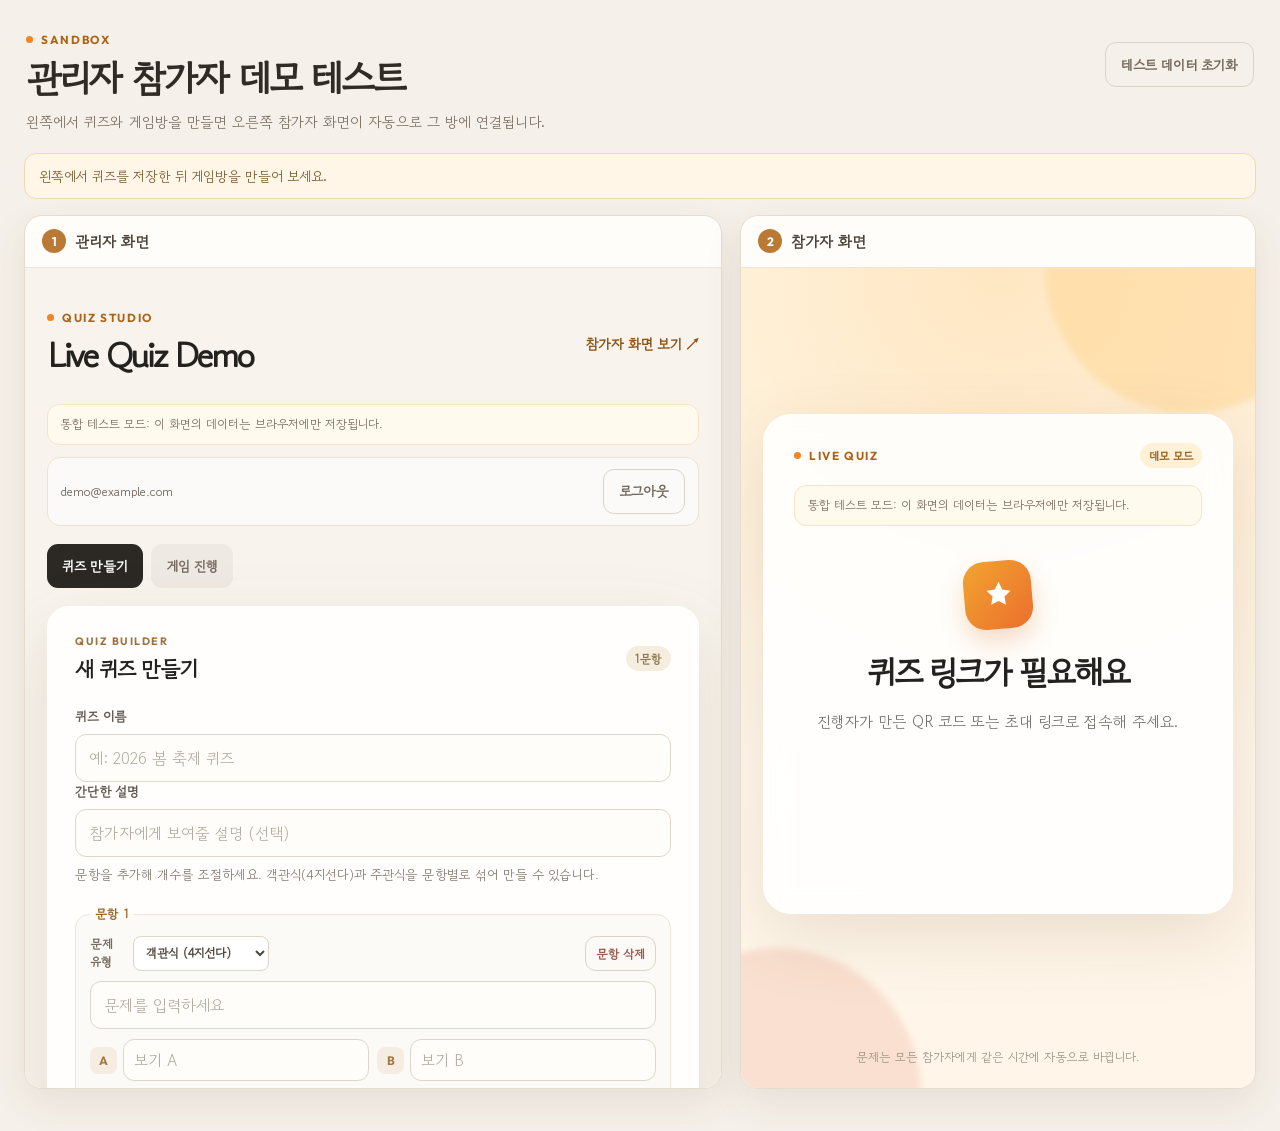
<file: preview.html>
<!doctype html>
<html lang="ko">
  <head>
    <meta charset="UTF-8" />
    <meta name="viewport" content="width=device-width, initial-scale=1.0" />
    <meta name="robots" content="noindex" />
    <title>Live Quiz Demo</title>
    <link rel="preconnect" href="https://fonts.googleapis.com" />
    <link rel="preconnect" href="https://fonts.gstatic.com" crossorigin />
    <link href="https://fonts.googleapis.com/css2?family=Gowun+Dodum&family=Outfit:wght@400;500;600;700&display=swap" rel="stylesheet" />
    <link rel="stylesheet" href="styles.css" />
  </head>
  <body class="preview-body">
    <main class="preview-shell">
      <header class="preview-header">
        <div>
          <p class="eyebrow"><span></span> SANDBOX</p>
          <h1>관리자 참가자 데모 테스트</h1>
          <p>왼쪽에서 퀴즈와 게임방을 만들면 오른쪽 참가자 화면이 자동으로 그 방에 연결됩니다.</p>
        </div>
        <button id="reset-preview" class="quiet-button" type="button">테스트 데이터 초기화</button>
      </header>

      <p id="preview-status" class="preview-status" aria-live="polite">왼쪽에서 퀴즈를 저장한 뒤 게임방을 만들어 보세요.</p>

      <div class="preview-frame-grid">
        <section class="preview-pane">
          <div class="preview-pane-heading"><span>1</span><h2>관리자 화면</h2></div>
          <iframe id="admin-preview" title="관리자 테스트 화면" src="admin.html?demo=1"></iframe>
        </section>
        <section class="preview-pane">
          <div class="preview-pane-heading"><span>2</span><h2>참가자 화면</h2></div>
          <iframe id="participant-preview" title="참가자 테스트 화면" src="index.html?demo=1"></iframe>
        </section>
      </div>
    </main>
    <script type="module" src="preview.js"></script>
  </body>
</html>
</file>
<file: styles.css>
:root {
  color-scheme: light;
  font-family: "Gowun Dodum", sans-serif;
  color: #24221f;
  background: #fff8ed;
}

* {
  box-sizing: border-box;
}

body {
  min-width: 320px;
  min-height: 100vh;
  margin: 0;
}

button,
input,
select {
  font: inherit;
}

button {
  border: 0;
}

button:focus-visible,
input:focus-visible,
select:focus-visible,
a:focus-visible {
  outline: 3px solid #f0a33f;
  outline-offset: 3px;
}

[hidden] {
  display: none !important;
}

.page-shell {
  position: relative;
  display: grid;
  min-height: 100svh;
  place-items: center;
  overflow: hidden;
  padding: 36px 20px 64px;
  background:
    radial-gradient(circle at 50% 0%, rgba(255, 194, 106, 0.32), transparent 34rem),
    linear-gradient(135deg, #fff9ed 0%, #fff5e8 100%);
}

.quiz-card,
.admin-section {
  position: relative;
  background: rgba(255, 255, 255, 0.88);
  border: 1px solid rgba(255, 255, 255, 0.95);
  box-shadow: 0 24px 70px rgba(97, 61, 25, 0.13);
  backdrop-filter: blur(12px);
}

.quiz-card {
  z-index: 1;
  width: min(100%, 470px);
  min-height: 500px;
  padding: 28px 30px 32px;
  border-radius: 28px;
}

.participant-stack {
  z-index: 1;
  display: grid;
  width: min(100%, 470px);
  gap: 14px;
}

.participant-stack .quiz-card {
  width: 100%;
}

.card-topline,
.section-heading,
.admin-header,
.question-meta,
.monitor-stats,
.admin-actions {
  display: flex;
  align-items: center;
  justify-content: space-between;
  gap: 14px;
}

.eyebrow,
.section-kicker {
  display: flex;
  align-items: center;
  gap: 8px;
  margin: 0;
  color: #ae6213;
  font-family: Outfit, sans-serif;
  font-size: 0.73rem;
  font-weight: 700;
  letter-spacing: 0.14em;
}

.eyebrow span {
  width: 7px;
  height: 7px;
  background: #f08525;
  border-radius: 50%;
}

.mode-badge,
.state-badge {
  display: inline-flex;
  align-items: center;
  min-height: 25px;
  padding: 4px 9px;
  border-radius: 999px;
  font-size: 0.72rem;
  font-weight: 700;
  white-space: nowrap;
}

.mode-badge {
  color: #147254;
  background: #e4f7ee;
}

.mode-badge.demo {
  color: #96601d;
  background: #fff1d8;
}

.connection-notice {
  margin: 17px 0 0;
  padding: 10px 12px;
  color: #796c5d;
  background: #fff9ee;
  border: 1px solid #f4e5c8;
  border-radius: 12px;
  font-size: 0.76rem;
  line-height: 1.55;
  word-break: keep-all;
}

.icon-wrap {
  display: grid;
  width: 68px;
  height: 68px;
  margin: 35px auto 21px;
  place-items: center;
  color: #fff;
  background: linear-gradient(135deg, #f2a430, #eb6f2d);
  border-radius: 21px;
  box-shadow: 0 12px 24px rgba(220, 116, 35, 0.25);
  transform: rotate(-5deg);
}

.icon-wrap svg {
  width: 35px;
  fill: currentcolor;
  transform: rotate(5deg);
}

.finish-icon {
  margin-top: 27px;
}

.muted-icon {
  background: linear-gradient(135deg, #a69b8d, #756b60);
  box-shadow: 0 12px 24px rgba(77, 67, 56, 0.2);
}

h1,
h2,
p {
  margin-top: 0;
}

h1 {
  margin-bottom: 0;
  font-size: clamp(1.65rem, 7vw, 2.05rem);
  font-weight: 700;
  line-height: 1.35;
  letter-spacing: -0.065em;
}

.participant-card h1,
.participant-card .intro {
  text-align: center;
}

.intro {
  margin: 14px auto 23px;
  color: #73706b;
  font-size: 0.96rem;
  line-height: 1.7;
  word-break: keep-all;
}

.name-field,
.field-label,
.login-form label {
  display: grid;
  gap: 8px;
  text-align: left;
}

.name-field {
  margin: 0 0 14px;
}

.name-field > span,
.field-label > span,
.login-form label > span {
  color: #615a52;
  font-size: 0.82rem;
  font-weight: 700;
}

input,
select {
  width: 100%;
  min-height: 47px;
  padding: 11px 13px;
  color: #282521;
  background: #fffdf9;
  border: 1px solid #ded6cb;
  border-radius: 11px;
}

input::placeholder {
  color: #b4ada4;
}

.enter-game-button {
  width: 100%;
  min-height: 52px;
  color: #fff;
  background: #2c2924;
  border-radius: 14px;
  font-weight: 700;
  cursor: pointer;
  transition: transform 150ms ease, background 150ms ease;
}

.enter-game-button:hover:not(:disabled) {
  background: #11100e;
  transform: translateY(-1px);
}

.enter-game-button:disabled {
  color: #a5a09a;
  background: #e9e5e0;
  cursor: not-allowed;
}

.status-panel {
  display: flex;
  align-items: center;
  gap: 12px;
  padding: 15px 16px;
  text-align: left;
  background: #fff8e9;
  border: 1px solid #f5e5c6;
  border-radius: 15px;
}

.status-dot {
  flex: 0 0 auto;
  width: 10px;
  height: 10px;
  background: #d7a64e;
  border-radius: 50%;
  box-shadow: 0 0 0 5px rgba(215, 166, 78, 0.12);
}

.status-label,
.status-text {
  margin: 0;
}

.status-label {
  margin-bottom: 2px;
  color: #938779;
  font-size: 0.75rem;
}

.status-text {
  font-size: 0.92rem;
  font-weight: 700;
}

.score-guide {
  margin: 15px 3px 0;
  color: #83766a;
  font-size: 0.78rem;
  line-height: 1.65;
  text-align: center;
  word-break: keep-all;
}

.score-guide strong {
  color: #9b5a19;
}

.question-meta {
  margin: 11px 0 10px;
}

.question-count {
  color: #9b6b2e;
  font-size: 0.86rem;
  font-weight: 700;
}

.timer-text {
  color: #d45432;
  font-family: Outfit, sans-serif;
  font-size: 1.08rem;
  font-weight: 700;
  font-variant-numeric: tabular-nums;
}

.timer-track {
  width: 100%;
  height: 8px;
  overflow: hidden;
  background: #f1e6d5;
  border-radius: 999px;
}

.timer-bar {
  width: 100%;
  height: 100%;
  background: linear-gradient(90deg, #edb041, #eb7040);
  border-radius: inherit;
  transition: width 100ms linear;
}

.timer-guide {
  margin: 10px 0 28px;
  color: #8d8377;
  font-size: 0.77rem;
}

.question-title {
  min-height: 3.4em;
  margin-bottom: 24px;
  text-align: left;
  font-size: clamp(1.4rem, 6vw, 1.75rem);
  letter-spacing: -0.055em;
  word-break: keep-all;
}

.answer-options {
  display: grid;
  gap: 10px;
}

.short-answer-field {
  display: grid;
  gap: 8px;
  padding: 15px;
  color: #6e6256;
  background: #fffcf8;
  border: 1px solid #e6ded4;
  border-radius: 14px;
  font-size: 0.8rem;
  font-weight: 700;
}

.short-answer-field input {
  width: 100%;
  min-height: 48px;
  padding: 10px 12px;
  color: #39342e;
  background: #fff;
  border: 1px solid #dcd2c7;
  border-radius: 10px;
  font: inherit;
  font-weight: 400;
}

.short-answer-field input:focus {
  outline: 2px solid rgba(225, 144, 54, 0.32);
  border-color: #dd9134;
}

.answer-button {
  display: flex;
  width: 100%;
  align-items: center;
  gap: 13px;
  min-height: 57px;
  padding: 10px 13px;
  color: #3b3732;
  text-align: left;
  background: #fffcf8;
  border: 1px solid #e6ded4;
  border-radius: 14px;
  cursor: pointer;
  transition: transform 150ms ease, border 150ms ease, background 150ms ease;
}

.answer-button:hover:not(:disabled) {
  background: #fff4df;
  border-color: #efa348;
  transform: translateY(-1px);
}

.answer-button:disabled {
  cursor: default;
}

.answer-button.selected {
  color: #714115;
  background: #fff0d1;
  border-color: #e89b3a;
}

.answer-marker {
  display: grid;
  flex: 0 0 auto;
  width: 30px;
  height: 30px;
  place-items: center;
  color: #a37843;
  background: #f6ede2;
  border-radius: 9px;
  font-family: Outfit, sans-serif;
  font-size: 0.85rem;
  font-weight: 700;
}

.answer-button.selected .answer-marker {
  color: #fff;
  background: #d77c28;
}

.answer-submit-area {
  margin-top: 17px;
}

.submit-answer-button {
  width: 100%;
  min-height: 52px;
  color: #fff;
  background: #2c2924;
  border-radius: 14px;
  font-weight: 700;
  cursor: pointer;
  transition: transform 150ms ease, background 150ms ease;
}

.submit-answer-button:hover:not(:disabled) {
  background: #11100e;
  transform: translateY(-1px);
}

.submit-answer-button:disabled {
  color: #a5a09a;
  background: #e9e5e0;
  cursor: not-allowed;
}

.answer-message {
  min-height: 1.5em;
  margin: 13px 0 0;
  color: #928d85;
  font-size: 0.78rem;
  text-align: center;
}

.result-eyebrow {
  justify-content: center;
  margin: 0 0 13px;
}

.result-countdown {
  display: grid;
  width: 116px;
  height: 116px;
  margin: 22px auto 0;
  place-items: center;
  color: #fff;
  background: linear-gradient(135deg, #eeb246, #e56a31);
  border-radius: 50%;
  box-shadow: 0 15px 30px rgba(213, 103, 43, 0.25);
  font-family: Outfit, sans-serif;
  font-size: 4.5rem;
  line-height: 1;
  animation: result-countdown-pop 700ms ease-out both;
}

@keyframes result-countdown-pop {
  from {
    opacity: 0.2;
    transform: scale(0.65);
  }
  to {
    opacity: 1;
    transform: scale(1);
  }
}

.score-panel {
  display: flex;
  align-items: baseline;
  justify-content: center;
  gap: 6px;
  margin: 25px 0 5px;
  padding: 22px 16px;
  background: #fff5e2;
  border: 1px solid #f5dfbc;
  border-radius: 17px;
}

.score-panel p,
.score-panel span {
  margin: 0;
  color: #887361;
  font-size: 0.88rem;
}

.score-panel strong {
  color: #dd6f28;
  font-family: Outfit, sans-serif;
  font-size: 2.8rem;
  line-height: 1;
}

.final-ranking {
  margin-top: 25px;
  padding: 17px 15px 14px;
  text-align: left;
  background: #fcfaf6;
  border: 1px solid #eee4d8;
  border-radius: 16px;
}

.final-ranking-heading {
  display: flex;
  align-items: center;
  justify-content: space-between;
  gap: 10px;
  margin-bottom: 12px;
}

.final-ranking-heading h2 {
  margin: 0;
  font-size: 1rem;
  letter-spacing: -0.04em;
}

.final-ranking-list {
  display: grid;
  max-height: 280px;
  gap: 7px;
  margin: 0;
  padding: 0;
  overflow-y: auto;
  list-style: none;
  scrollbar-width: thin;
}

.final-ranking-item {
  display: grid;
  grid-template-columns: 30px minmax(0, 1fr) auto;
  align-items: center;
  gap: 8px;
  min-height: 43px;
  padding: 8px 10px;
  background: #fff;
  border: 1px solid #eee7de;
  border-radius: 10px;
}

.final-ranking-item > span:first-child {
  color: #aa6f27;
  font-family: Outfit, sans-serif;
  font-weight: 700;
  text-align: center;
}

.final-ranking-item strong {
  overflow: hidden;
  color: #484139;
  font-size: 0.8rem;
  text-overflow: ellipsis;
  white-space: nowrap;
}

.final-ranking-item > span:last-child {
  color: #c66227;
  font-family: Outfit, sans-serif;
  font-size: 0.85rem;
  font-weight: 700;
  white-space: nowrap;
}

.final-ranking-item.is-me {
  background: #fff1d5;
  border-color: #e8a047;
}

.final-ranking-empty {
  margin: 0;
  padding: 20px 8px 8px;
  color: #968c82;
  font-size: 0.8rem;
  text-align: center;
}

.guide-message {
  min-height: 1.5em;
  margin: 14px 0 0;
  color: #928d85;
  font-size: 0.78rem;
  text-align: center;
}

.chat-card {
  position: relative;
  z-index: 1;
  padding: 20px;
  background: rgba(255, 255, 255, 0.9);
  border: 1px solid rgba(255, 255, 255, 0.95);
  border-radius: 22px;
  box-shadow: 0 18px 45px rgba(97, 61, 25, 0.1);
  backdrop-filter: blur(12px);
}

.chat-heading,
.chat-preview-heading {
  display: flex;
  align-items: center;
  justify-content: space-between;
  gap: 12px;
}

.chat-heading {
  margin-bottom: 14px;
}

.chat-heading .section-kicker {
  margin-bottom: 4px;
}

.chat-heading h2,
.chat-preview-heading h3 {
  margin: 0;
  font-size: 1.12rem;
  letter-spacing: -0.04em;
}

.chat-messages {
  display: grid;
  max-height: 290px;
  min-height: 98px;
  gap: 9px;
  overflow-y: auto;
  padding: 4px 3px 4px 0;
  scrollbar-width: thin;
}

.chat-message {
  padding: 10px 12px;
  background: #fff9ef;
  border: 1px solid #f1e4d1;
  border-radius: 12px;
}

.chat-message > p {
  margin: 0;
  overflow-wrap: anywhere;
  font-size: 0.84rem;
  line-height: 1.55;
}

.chat-message > p:first-child {
  display: flex;
  align-items: center;
  justify-content: space-between;
  gap: 10px;
  margin-bottom: 4px;
}

.chat-message strong {
  color: #88541e;
  font-size: 0.78rem;
}

.chat-message span {
  color: #a4998e;
  font-family: Outfit, sans-serif;
  font-size: 0.7rem;
}

.chat-empty {
  align-self: center;
  margin: 0;
  color: #9c9185;
  font-size: 0.82rem;
  text-align: center;
}

.chat-form {
  display: grid;
  grid-template-columns: minmax(0, 1fr) auto;
  gap: 8px;
  margin-top: 12px;
}

.chat-form input {
  min-width: 0;
  min-height: 44px;
}

.chat-send-button {
  min-width: 62px;
  min-height: 44px;
  padding: 9px 13px;
  color: #fff;
  background: #b96b27;
  border-radius: 11px;
  font-size: 0.82rem;
  font-weight: 700;
  cursor: pointer;
}

.chat-send-button:hover {
  background: #9f5417;
}

.chat-status {
  min-height: 1.35em;
  margin: 7px 0 0;
  color: #a05b25;
  font-size: 0.74rem;
}

.sr-only {
  position: absolute;
  width: 1px;
  height: 1px;
  padding: 0;
  overflow: hidden;
  clip: rect(0, 0, 0, 0);
  white-space: nowrap;
  border: 0;
}

.footer-note {
  position: absolute;
  bottom: 22px;
  z-index: 1;
  margin: 0;
  color: #9d9183;
  font-size: 0.76rem;
  text-align: center;
}

.glow {
  position: absolute;
  width: 290px;
  height: 290px;
  border-radius: 50%;
  filter: blur(3px);
  opacity: 0.55;
}

.glow-one {
  top: -145px;
  right: -80px;
  background: #ffd896;
}

.glow-two {
  bottom: -150px;
  left: -110px;
  background: #f6cebb;
}

/* 관리자 화면 */
.admin-body {
  min-height: 100svh;
  padding: 42px 22px 70px;
  background: #f8f4ed;
}

.admin-shell {
  width: min(100%, 1080px);
  margin: 0 auto;
}

.admin-header {
  margin-bottom: 25px;
}

.admin-header h1 {
  margin-top: 7px;
  font-size: clamp(1.75rem, 5vw, 2.35rem);
}

.text-link {
  color: #8d5217;
  font-size: 0.88rem;
  font-weight: 700;
  text-decoration: none;
}

.text-link:hover {
  text-decoration: underline;
}

.admin-notice {
  margin: 0 0 20px;
}

.admin-grid {
  display: grid;
  grid-template-columns: minmax(0, 1.15fr) minmax(320px, 0.85fr);
  gap: 18px;
}

.admin-section {
  padding: 27px;
  border-radius: 22px;
}

.setup-section {
  grid-row: span 2;
}

.questions-section {
  grid-column: 2;
}

.scores-section {
  grid-column: 1 / -1;
}

.lobby-section {
  grid-column: 1 / -1;
}

.section-heading {
  margin-bottom: 23px;
}

.section-kicker {
  margin-bottom: 5px;
  color: #a0713e;
  font-size: 0.67rem;
}

.section-heading h2,
.login-section h2 {
  margin: 0;
  font-size: 1.35rem;
  letter-spacing: -0.045em;
}

.field-help {
  min-height: 1.4em;
  margin: 8px 0 20px;
  color: #82786e;
  font-size: 0.82rem;
  line-height: 1.55;
}

.settings-row {
  display: grid;
  grid-template-columns: repeat(3, minmax(0, 1fr));
  gap: 10px;
}

.settings-row input {
  min-width: 0;
}

.score-explanation {
  margin: 18px 0;
  padding: 13px 14px;
  color: #786a5d;
  background: #fff8ea;
  border-radius: 12px;
  font-size: 0.82rem;
  line-height: 1.65;
  word-break: keep-all;
}

.score-explanation strong {
  color: #9b5a19;
}

.admin-actions {
  flex-wrap: wrap;
  justify-content: flex-start;
}

.primary-button,
.secondary-button,
.quiet-button,
.reveal-results-button {
  min-height: 45px;
  padding: 11px 15px;
  border-radius: 11px;
  font-size: 0.86rem;
  font-weight: 700;
  cursor: pointer;
  transition: transform 150ms ease, background 150ms ease;
}

.primary-button {
  color: #fff;
  background: #2c2924;
}

.primary-button:hover:not(:disabled) {
  background: #12110f;
  transform: translateY(-1px);
}

.secondary-button {
  color: #a5462e;
  background: #fff3ed;
  border: 1px solid #f0c9bb;
}

.quiet-button {
  color: #71675c;
  background: transparent;
  border: 1px solid #ddd4c9;
}

.reveal-results-button {
  color: #79520f;
  background: #fff0cf;
  border: 1px solid #edc276;
}

.reveal-results-button:hover:not(:disabled) {
  background: #ffe4ac;
  transform: translateY(-1px);
}

.reveal-results-button:disabled {
  color: #a49d93;
  background: #f1eee9;
  border-color: #e5e0d9;
  cursor: not-allowed;
}

.secondary-button:hover,
.quiet-button:hover {
  transform: translateY(-1px);
}

.primary-button:disabled {
  color: #a7a19b;
  background: #e9e5e0;
  cursor: wait;
}

.form-message {
  min-height: 1.5em;
  margin: 14px 0 0;
  color: #8c6850;
  font-size: 0.81rem;
  line-height: 1.5;
}

.state-badge.waiting {
  color: #8d784f;
  background: #f5eddd;
}

.state-badge.starting {
  color: #936019;
  background: #fff0d4;
}

.state-badge.live {
  color: #ad4b35;
  background: #ffe8e0;
}

.state-badge.finished {
  color: #6c6259;
  background: #ece8e3;
}

.monitor-main {
  padding: 13px 0 20px;
  text-align: center;
}

.monitor-main p {
  margin: 0;
}

.monitor-main > p:first-child {
  color: #61594f;
  font-weight: 700;
}

.monitor-main strong {
  display: block;
  margin: 10px 0 6px;
  color: #d25b34;
  font-family: Outfit, sans-serif;
  font-size: 2.7rem;
  line-height: 1;
  font-variant-numeric: tabular-nums;
}

.monitor-main > p:last-child {
  color: #93897d;
  font-size: 0.78rem;
  line-height: 1.55;
}

.admin-timer-track {
  height: 7px;
}

.monitor-stats {
  margin-top: 19px;
}

.monitor-stats > div {
  width: 50%;
  padding: 12px 15px;
  background: #fbf8f3;
  border-radius: 12px;
}

.monitor-stats span,
.monitor-stats strong {
  display: block;
}

.monitor-stats span {
  margin-bottom: 4px;
  color: #958a7f;
  font-size: 0.72rem;
}

.monitor-stats strong {
  color: #3d3934;
  font-family: Outfit, sans-serif;
  font-size: 1.1rem;
}

.question-plan {
  display: grid;
  gap: 14px;
  margin: 0;
  padding: 0 0 0 22px;
}

.question-plan li {
  padding-left: 3px;
  color: #3d3935;
  font-size: 0.85rem;
  line-height: 1.5;
}

.question-plan strong,
.question-plan span {
  display: block;
}

.question-plan strong {
  font-weight: 700;
}

.question-plan span {
  margin-top: 3px;
  color: #a0692d;
  font-size: 0.77rem;
}

.scoreboard-help {
  margin: -7px 0 16px;
  color: #887d71;
  font-size: 0.79rem;
}

.scoreboard-wrap {
  overflow: hidden;
  border: 1px solid #ece3d8;
  border-radius: 14px;
}

.scoreboard-table {
  width: 100%;
  border-collapse: collapse;
  font-size: 0.86rem;
}

.scoreboard-table th,
.scoreboard-table td {
  padding: 13px 15px;
  text-align: left;
  border-bottom: 1px solid #f0e8de;
}

.scoreboard-table th {
  color: #95877a;
  background: #fdfaf5;
  font-size: 0.74rem;
  font-weight: 700;
}

.scoreboard-table td:first-child {
  width: 68px;
  color: #a46d28;
  font-family: Outfit, sans-serif;
  font-weight: 700;
}

.scoreboard-table td:nth-child(3) {
  color: #796e63;
}

.scoreboard-table td:last-child {
  color: #c55d28;
  font-family: Outfit, sans-serif;
  font-size: 0.98rem;
  font-weight: 700;
  text-align: right;
}

.scoreboard-table th:last-child {
  text-align: right;
}

.scoreboard-table tbody tr:last-child td {
  border-bottom: 0;
}

.scoreboard-empty {
  margin: 0;
  padding: 30px 15px;
  color: #968c82;
  font-size: 0.84rem;
  text-align: center;
}

.lobby-management-grid {
  display: grid;
  grid-template-columns: minmax(0, 1fr) minmax(0, 1fr);
  gap: 18px;
}

.lobby-list-wrap,
.admin-chat-preview {
  min-height: 180px;
  padding: 13px;
  background: #fcfaf6;
  border: 1px solid #eee5da;
  border-radius: 14px;
}

.lobby-list {
  display: grid;
  gap: 8px;
  margin: 0;
  padding: 0;
  list-style: none;
}

.lobby-participant {
  display: flex;
  align-items: center;
  justify-content: space-between;
  gap: 12px;
  padding: 10px 11px;
  background: #fff;
  border: 1px solid #efe7dc;
  border-radius: 10px;
}

.lobby-participant strong,
.lobby-participant span {
  display: block;
}

.lobby-participant strong {
  color: #403a33;
  font-size: 0.84rem;
}

.lobby-participant span {
  margin-top: 2px;
  color: #958a7e;
  font-size: 0.72rem;
}

.kick-button {
  flex: 0 0 auto;
  min-height: 34px;
  padding: 7px 9px;
  color: #ae4d35;
  background: #fff3ee;
  border: 1px solid #f0c9bc;
  border-radius: 9px;
  font-size: 0.74rem;
  font-weight: 700;
  cursor: pointer;
}

.kick-button:disabled {
  color: #aaa19a;
  background: #f1eeea;
  border-color: #e5e0da;
  cursor: not-allowed;
}

.lobby-empty {
  margin: 0;
  padding: 42px 12px;
  color: #968c82;
  font-size: 0.82rem;
  text-align: center;
}

.chat-preview-heading {
  margin-bottom: 10px;
}

.chat-preview-heading h3 {
  font-size: 0.96rem;
}

.admin-chat-messages {
  max-height: 250px;
  min-height: 126px;
}

.login-section {
  width: min(100%, 430px);
  margin: 42px auto;
}

.login-section > p {
  margin: 9px 0 21px;
  color: #82786e;
  font-size: 0.88rem;
}

.login-form {
  display: grid;
  gap: 15px;
}

/* 다중 관리자 · 퀴즈 제작 화면 */
.builder-shell {
  width: min(100%, 1200px);
}

.admin-userbar {
  display: flex;
  align-items: center;
  justify-content: space-between;
  gap: 14px;
  margin: -8px 0 18px;
  padding: 11px 13px;
  color: #6b6055;
  background: rgba(255, 255, 255, 0.62);
  border: 1px solid #ebe2d7;
  border-radius: 13px;
  font-size: 0.82rem;
}

.admin-userbar span {
  overflow: hidden;
  text-overflow: ellipsis;
  white-space: nowrap;
}

.admin-tabs {
  display: flex;
  gap: 8px;
  margin-bottom: 18px;
}

.admin-tab {
  min-height: 44px;
  padding: 10px 15px;
  color: #776c61;
  background: #eee9e2;
  border-radius: 11px;
  font-size: 0.86rem;
  font-weight: 700;
  cursor: pointer;
}

.admin-tab.active {
  color: #fff;
  background: #2c2924;
}

.builder-grid,
.game-studio-grid {
  display: grid;
  grid-template-columns: minmax(0, 1.15fr) minmax(320px, 0.85fr);
  gap: 18px;
}

.quiz-editor-section {
  grid-row: span 2;
}

.room-list-section,
.room-control-section,
.room-lobby-section,
.room-score-section {
  grid-column: 1 / -1;
}

.question-editor {
  display: grid;
  gap: 13px;
  margin: 20px 0;
}

.question-edit-card {
  min-width: 0;
  margin: 0;
  padding: 14px;
  background: #fcfaf6;
  border: 1px solid #eee4d9;
  border-radius: 14px;
}

.question-edit-card legend {
  padding: 0 5px;
  color: #9a6425;
  font-size: 0.78rem;
  font-weight: 700;
}

.question-prompt-input {
  margin-bottom: 10px;
}

.question-edit-top-row {
  display: flex;
  align-items: center;
  justify-content: space-between;
  gap: 12px;
  margin: -2px 0 10px;
}

.question-type-field {
  display: flex;
  align-items: center;
  gap: 7px;
  color: #776c61;
  font-size: 0.76rem;
  font-weight: 700;
}

.question-type-field select {
  min-height: 35px;
  padding: 6px 8px;
  color: #50473e;
  background: #fff;
  border: 1px solid #ded4c8;
  border-radius: 8px;
  font: inherit;
}

.question-remove-button {
  min-height: 34px;
  padding: 6px 9px;
  color: #9a594b;
}

.add-question-button {
  margin-top: -4px;
  border: 1px dashed #cdbca8;
}

.edit-selected-quiz {
  width: 100%;
  margin: -2px 0 13px;
  border: 1px dashed #cdbca8;
}

.option-edit-grid {
  display: grid;
  grid-template-columns: repeat(2, minmax(0, 1fr));
  gap: 8px;
}

.option-edit-grid label {
  display: grid;
  grid-template-columns: 27px minmax(0, 1fr);
  align-items: center;
  gap: 6px;
}

.option-edit-grid span {
  display: grid;
  width: 27px;
  height: 27px;
  place-items: center;
  color: #a37843;
  background: #f6ede2;
  border-radius: 8px;
  font-family: Outfit, sans-serif;
  font-size: 0.76rem;
  font-weight: 700;
}

.option-edit-grid input {
  min-width: 0;
  min-height: 39px;
  padding: 8px 10px;
}

.answer-key-row {
  display: flex;
  align-items: center;
  justify-content: flex-end;
  gap: 9px;
  margin-top: 11px;
  color: #776c61;
  font-size: 0.78rem;
  font-weight: 700;
}

.answer-key-row select {
  width: 82px;
  min-height: 37px;
  padding: 7px 9px;
}

.short-answer-key-row {
  display: grid;
  grid-template-columns: 48px minmax(0, 1fr);
  align-items: center;
  gap: 9px;
  margin-top: 11px;
  color: #776c61;
  font-size: 0.78rem;
  font-weight: 700;
}

.short-answer-key-row input {
  min-width: 0;
  min-height: 39px;
  padding: 8px 10px;
}

.short-answer-help {
  margin: 8px 0 0;
  font-size: 0.72rem;
}

.saved-quiz-list {
  display: grid;
  gap: 9px;
}

.saved-item {
  display: flex;
  align-items: center;
  justify-content: space-between;
  gap: 12px;
  padding: 12px;
  background: #fcfaf6;
  border: 1px solid #eee4d9;
  border-radius: 13px;
}

.saved-item.selected-room {
  background: #fff1d5;
  border-color: #e9aa51;
}

.saved-item strong,
.saved-item span {
  display: block;
}

.saved-item strong {
  color: #443e36;
  font-size: 0.88rem;
}

.saved-item span {
  margin-top: 3px;
  color: #968a7e;
  font-size: 0.74rem;
}

.saved-item > div:last-child {
  display: flex;
  gap: 6px;
}

.compact-button {
  min-height: 35px;
  padding: 7px 10px;
  font-size: 0.75rem;
}

.wide-button {
  width: 100%;
  margin-top: 12px;
}

.danger-button {
  min-height: 45px;
  padding: 11px 15px;
  color: #a83f31;
  background: #fff1ef;
  border: 1px solid #edc4bc;
  border-radius: 11px;
  font-size: 0.86rem;
  font-weight: 700;
  cursor: pointer;
}

.danger-button:hover {
  background: #ffe5df;
  transform: translateY(-1px);
}

.login-actions {
  display: flex;
  flex-wrap: wrap;
  gap: 9px;
}

.share-empty {
  display: grid;
  min-height: 250px;
  place-items: center;
  padding: 20px;
  color: #958a7e;
  background: #fcfaf6;
  border: 1px dashed #dfd5c9;
  border-radius: 14px;
  font-size: 0.86rem;
  line-height: 1.65;
  text-align: center;
  word-break: keep-all;
}

.share-room-title {
  margin: -6px 0 14px;
  color: #7b5a32;
  font-size: 0.92rem;
  font-weight: 700;
  text-align: center;
}

.room-qr {
  display: block;
  width: min(100%, 230px);
  margin: 0 auto 17px;
  padding: 8px;
  background: #fff;
  border: 1px solid #eee5da;
  border-radius: 14px;
}

.room-control-section .admin-actions {
  margin-top: 18px;
}

/* 관리자 · 참가자 한 화면 테스트 */
.preview-body {
  min-width: 1080px;
  margin: 0;
  color: #403932;
  background: #f5f0e9;
  font-family: "Gowun Dodum", sans-serif;
}

.preview-shell {
  width: min(100% - 48px, 1800px);
  margin: 0 auto;
  padding: 32px 0 42px;
}

.preview-header {
  display: flex;
  align-items: flex-start;
  justify-content: space-between;
  gap: 28px;
  padding: 0 2px;
}

.preview-header h1 {
  margin: 6px 0 7px;
  color: #302b26;
  font-size: clamp(1.6rem, 3vw, 2.35rem);
  letter-spacing: -0.06em;
}

.preview-header > div > p:last-child {
  margin: 0;
  color: #796e62;
  font-size: 0.91rem;
}

.preview-header .quiet-button {
  flex: 0 0 auto;
  margin-top: 10px;
}

.preview-status {
  margin: 21px 0 16px;
  padding: 12px 14px;
  color: #76582d;
  background: #fff6e7;
  border: 1px solid #edd9b5;
  border-radius: 12px;
  font-size: 0.86rem;
}

.preview-frame-grid {
  display: grid;
  grid-template-columns: minmax(570px, 1.15fr) minmax(420px, 0.85fr);
  gap: 18px;
}

.preview-pane {
  min-width: 0;
  overflow: hidden;
  background: #fffdf9;
  border: 1px solid #e5dbce;
  border-radius: 18px;
  box-shadow: 0 14px 38px rgba(92, 67, 39, 0.09);
}

.preview-pane-heading {
  display: flex;
  align-items: center;
  gap: 9px;
  min-height: 52px;
  padding: 0 17px;
  border-bottom: 1px solid #eee5da;
}

.preview-pane-heading span {
  display: grid;
  width: 24px;
  height: 24px;
  place-items: center;
  color: #fff;
  background: #ba7a35;
  border-radius: 50%;
  font-family: Outfit, sans-serif;
  font-size: 0.76rem;
  font-weight: 700;
}

.preview-pane-heading h2 {
  margin: 0;
  color: #4b433b;
  font-size: 0.95rem;
}

.preview-pane iframe {
  display: block;
  width: 100%;
  height: 820px;
  border: 0;
  background: #f8f4ee;
}

@media (max-width: 1100px) {
  .preview-body {
    min-width: 0;
  }

  .preview-shell {
    width: min(100% - 30px, 850px);
  }

  .preview-frame-grid {
    grid-template-columns: 1fr;
  }

  .preview-pane iframe {
    height: 760px;
  }
}

@media (max-width: 820px) {
  .admin-grid {
    grid-template-columns: 1fr;
  }

  .builder-grid,
  .game-studio-grid {
    grid-template-columns: 1fr;
  }

  .setup-section,
  .questions-section,
  .lobby-section,
  .scores-section {
    grid-column: auto;
    grid-row: auto;
  }

  .quiz-editor-section,
  .room-list-section,
  .room-control-section,
  .room-lobby-section,
  .room-score-section {
    grid-column: auto;
    grid-row: auto;
  }
}

@media (max-width: 500px) {
  .page-shell {
    padding: 22px 15px 61px;
  }

  .quiz-card {
    min-height: 480px;
    padding: 23px 21px 27px;
    border-radius: 23px;
  }

  .icon-wrap {
    margin-top: 28px;
  }

  .settings-row {
    grid-template-columns: 1fr;
  }

  .admin-body {
    padding: 25px 14px 50px;
  }

  .admin-header {
    align-items: flex-start;
    flex-direction: column;
    gap: 11px;
  }

  .admin-section {
    padding: 22px 18px;
    border-radius: 18px;
  }

  .admin-actions {
    display: grid;
    grid-template-columns: 1fr;
  }

  .admin-userbar,
  .saved-item {
    align-items: flex-start;
    flex-direction: column;
  }

  .saved-item > div:last-child {
    width: 100%;
  }

  .saved-item > div:last-child button {
    flex: 1;
  }

  .option-edit-grid {
    grid-template-columns: 1fr;
  }

  .lobby-management-grid {
    grid-template-columns: 1fr;
  }

  .chat-card {
    padding: 17px;
    border-radius: 18px;
  }
}
</file>
